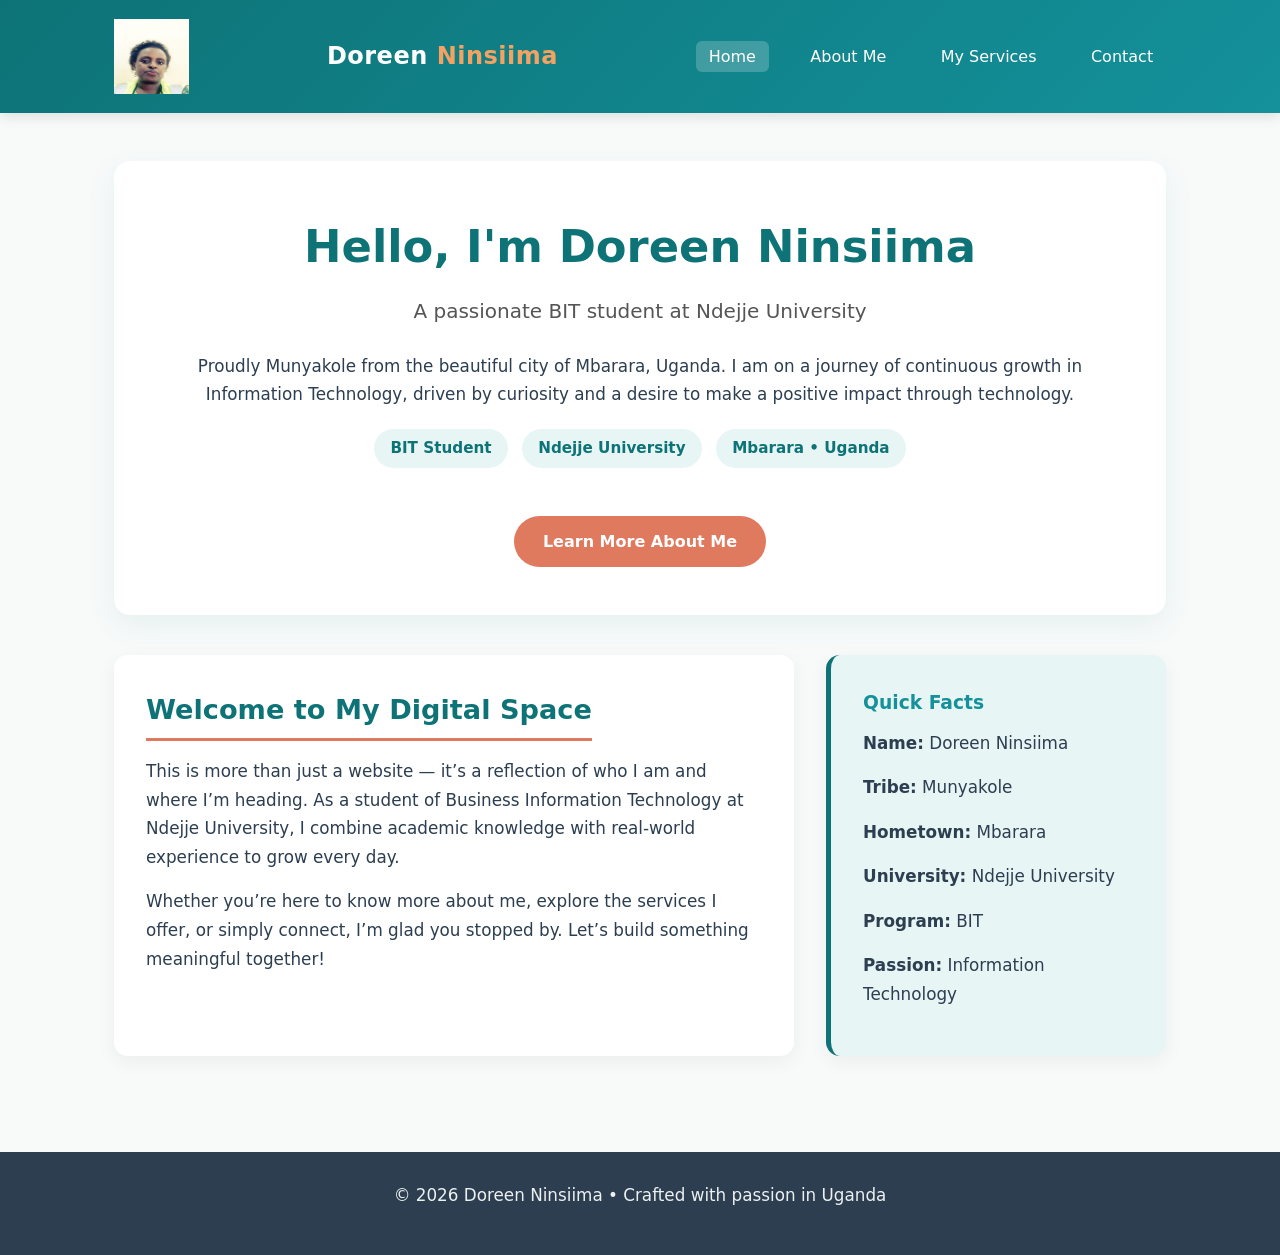
<file: index.html>
<!DOCTYPE html>
<html lang="en">
<head>
  <meta charset="UTF-8">
  <meta name="viewport" content="width=device-width, initial-scale=1.0">
  <title>Doreen Ninsiima | Home</title>
  <link rel="stylesheet" href="style.css">
</head>
<body>
  <header>
    <div class="container header-content">
	<img src="doreen.png" height=75px, width=75px alt="Ninsiima Doreen" class="profile-pic">
      <div class="logo">Doreen <span>Ninsiima</span></div>
      <nav>
        <ul>
          <li><a href="index.html" class="active">Home</a></li>
          <li><a href="about.html">About Me</a></li>
          <li><a href="services.html">My Services</a></li>
          <li><a href="contact.html">Contact</a></li>
        </ul>
      </nav>
    </div>
  </header>

  <main>
    <div class="container">
      <section class="hero">
        <h1>Hello, I'm Doreen Ninsiima</h1>
        <p class="subtitle">A passionate BIT student at Ndejje University</p>
        <p>
          Proudly Munyakole from the beautiful city of Mbarara, Uganda.  
          I am on a journey of continuous growth in Information Technology, 
          driven by curiosity and a desire to make a positive impact through technology.
        </p>
        <div>
          <span class="badge">BIT Student</span>
          <span class="badge">Ndejje University</span>
          <span class="badge">Mbarara • Uganda</span>
        </div>
        <br>
        <a href="about.html" class="btn">Learn More About Me</a>
      </section>

      <div class="content-grid">
        <article>
          <h2>Welcome to My Digital Space</h2>
          <p>
            This is more than just a website — it’s a reflection of who I am and 
            where I’m heading. As a student of Business Information Technology 
            at Ndejje University, I combine academic knowledge with real-world 
            experience to grow every day.
          </p>
          <p>
            Whether you’re here to know more about me, explore the services I offer, 
            or simply connect, I’m glad you stopped by. Let’s build something 
            meaningful together!
          </p>
        </article>

        <aside>
          <h3>Quick Facts</h3>
          <p><strong>Name:</strong> Doreen Ninsiima</p>
          <p><strong>Tribe:</strong> Munyakole</p>
          <p><strong>Hometown:</strong> Mbarara</p>
          <p><strong>University:</strong> Ndejje University</p>
          <p><strong>Program:</strong> BIT</p>
          <p><strong>Passion:</strong> Information Technology</p>
        </aside>
      </div>
    </div>
  </main>

  <footer>
    <div class="container">
      <p>&copy; 2026 Doreen Ninsiima • Crafted with passion in Uganda</p>
    </div>
  </footer>
</body>
</html>
</file>
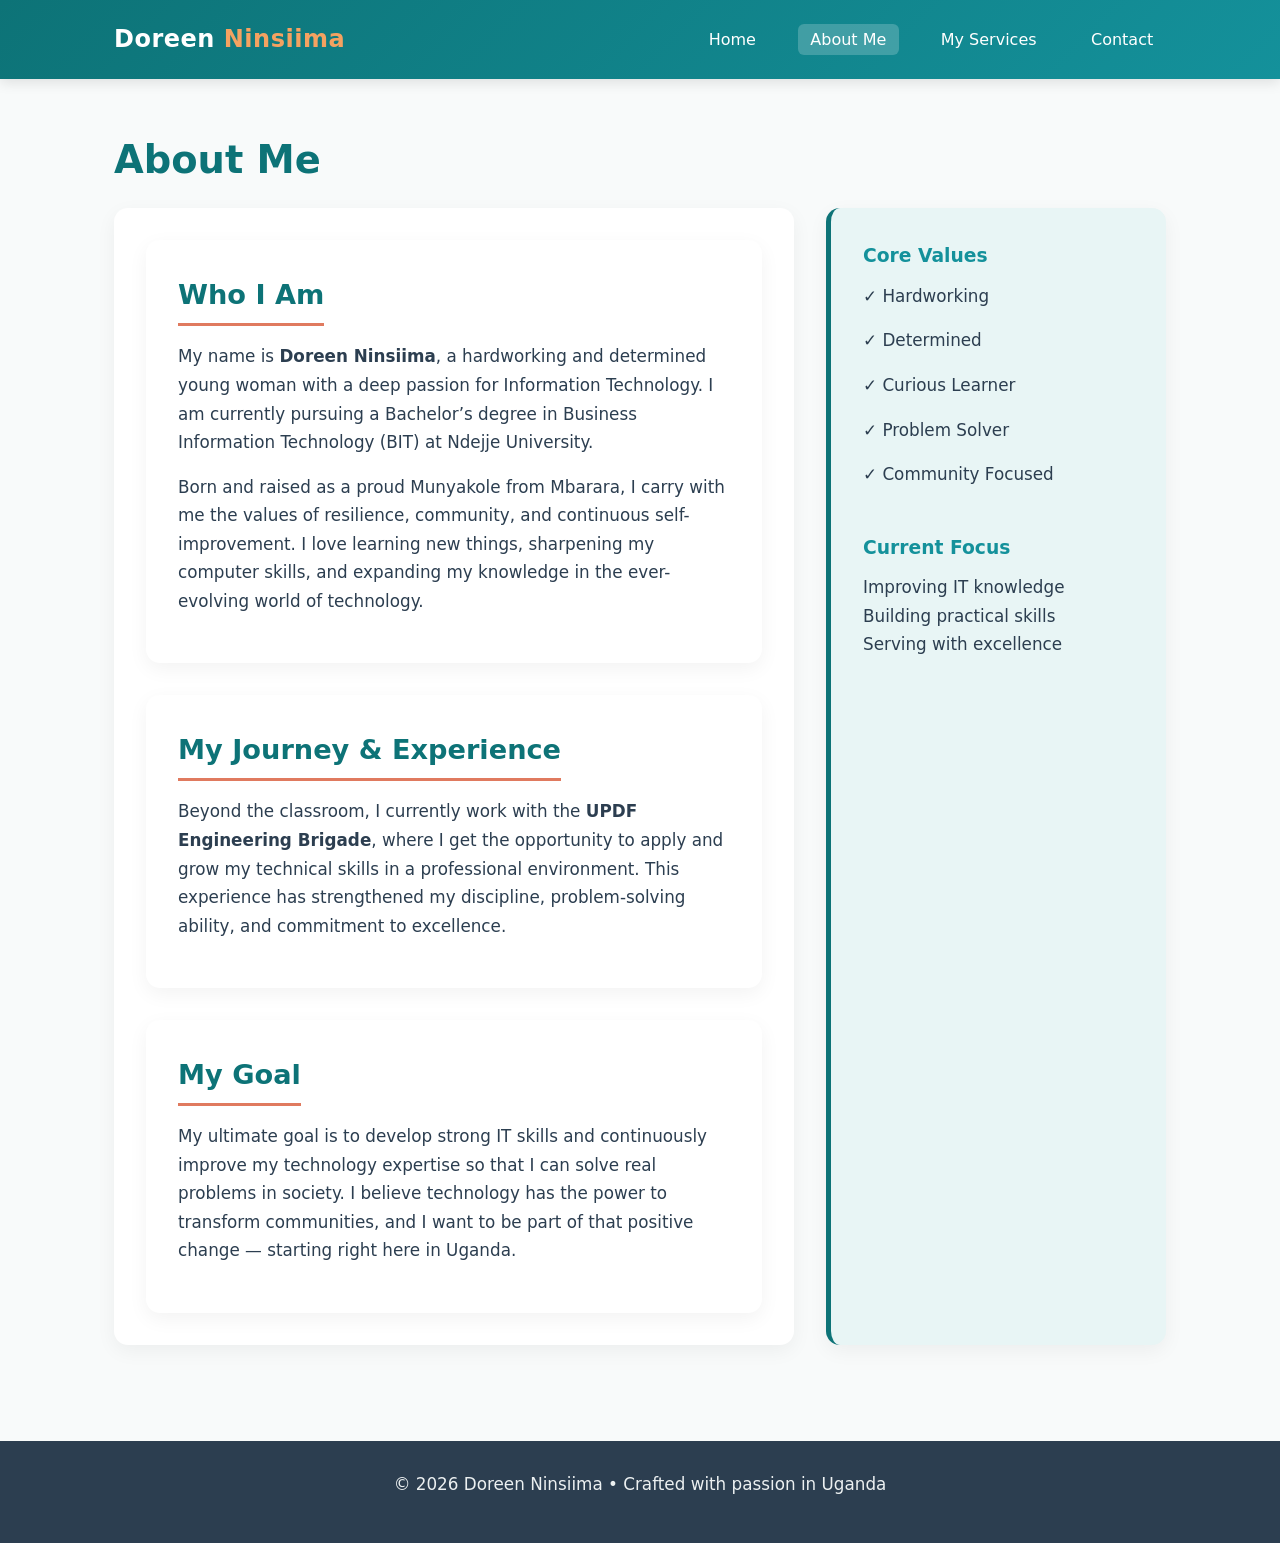
<file: about.html>
<!DOCTYPE html>
<html lang="en">
<head>
  <meta charset="UTF-8">
  <meta name="viewport" content="width=device-width, initial-scale=1.0">
  <title>About Me | Doreen Ninsiima</title>
  <link rel="stylesheet" href="style.css">
</head>
<body>
  <header>
    <div class="container header-content">
      <div class="logo">Doreen <span>Ninsiima</span></div>
      <nav>
        <ul>
          <li><a href="index.html">Home</a></li>
          <li><a href="about.html" class="active">About Me</a></li>
          <li><a href="services.html">My Services</a></li>
          <li><a href="contact.html">Contact</a></li>
        </ul>
      </nav>
    </div>
  </header>

  <main>
    <div class="container">
      <h1>About Me</h1>

      <div class="content-grid">
        <article>
          <section>
            <h2>Who I Am</h2>
            <p>
              My name is <strong>Doreen Ninsiima</strong>, a hardworking and determined 
              young woman with a deep passion for Information Technology. I am currently 
              pursuing a Bachelor’s degree in Business Information Technology (BIT) at 
              Ndejje University.
            </p>
            <p>
              Born and raised as a proud Munyakole from Mbarara, I carry with me the values 
              of resilience, community, and continuous self-improvement. I love learning 
              new things, sharpening my computer skills, and expanding my knowledge in 
              the ever-evolving world of technology.
            </p>
          </section>

          <section style="margin-top: 2rem;">
            <h2>My Journey & Experience</h2>
            <p>
              Beyond the classroom, I currently work with the <strong>UPDF Engineering Brigade</strong>, 
              where I get the opportunity to apply and grow my technical skills in a professional 
              environment. This experience has strengthened my discipline, problem-solving ability, 
              and commitment to excellence.
            </p>
          </section>

          <section style="margin-top: 2rem;">
            <h2>My Goal</h2>
            <p>
              My ultimate goal is to develop strong IT skills and continuously improve my 
              technology expertise so that I can solve real problems in society. I believe 
              technology has the power to transform communities, and I want to be part of 
              that positive change — starting right here in Uganda.
            </p>
          </section>
        </article>

        <aside>
          <h3>Core Values</h3>
          <p>✓ Hardworking</p>
          <p>✓ Determined</p>
          <p>✓ Curious Learner</p>
          <p>✓ Problem Solver</p>
          <p>✓ Community Focused</p>
          <br>
          <h3>Current Focus</h3>
          <p>Improving IT knowledge<br>
          Building practical skills<br>
          Serving with excellence</p>
        </aside>
      </div>
    </div>
  </main>

  <footer>
    <div class="container">
      <p>&copy; 2026 Doreen Ninsiima • Crafted with passion in Uganda</p>
    </div>
  </footer>
</body>
</html>
</file>
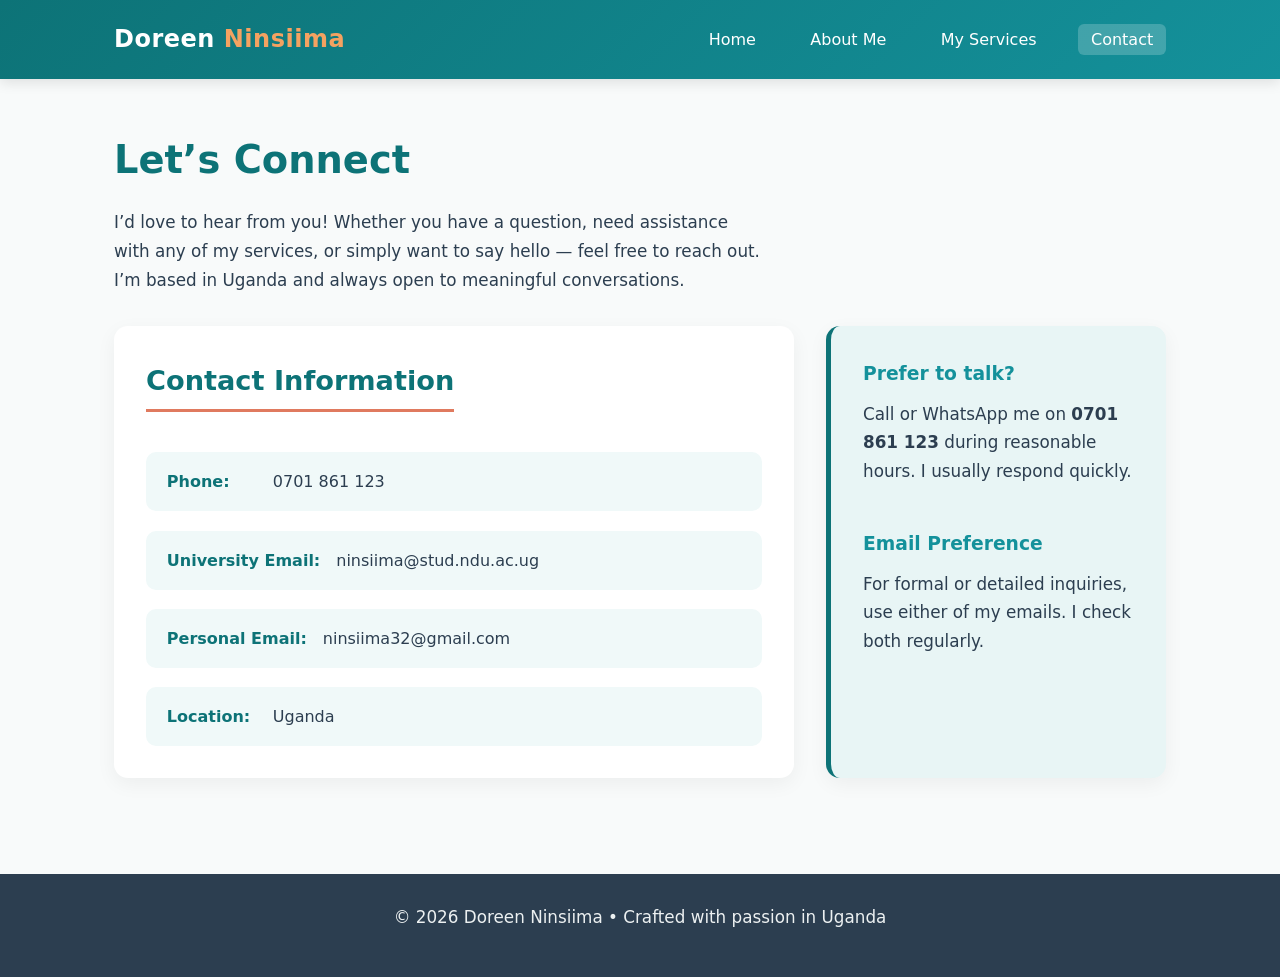
<file: contact.html>
<!DOCTYPE html>
<html lang="en">
<head>
  <meta charset="UTF-8">
  <meta name="viewport" content="width=device-width, initial-scale=1.0">
  <title>Contact | Doreen Ninsiima</title>
  <link rel="stylesheet" href="style.css">
</head>
<body>
  <header>
    <div class="container header-content">
      <div class="logo">Doreen <span>Ninsiima</span></div>
      <nav>
        <ul>
          <li><a href="index.html">Home</a></li>
          <li><a href="about.html">About Me</a></li>
          <li><a href="services.html">My Services</a></li>
          <li><a href="contact.html" class="active">Contact</a></li>
        </ul>
      </nav>
    </div>
  </header>

  <main>
    <div class="container">
      <h1>Let’s Connect</h1>
      <p style="max-width: 650px; margin-bottom: 2rem;">
        I’d love to hear from you! Whether you have a question, need assistance 
        with any of my services, or simply want to say hello — feel free to reach out. 
        I’m based in Uganda and always open to meaningful conversations.
      </p>

      <div class="content-grid">
        <article>
          <h2>Contact Information</h2>
          <div class="contact-info">
            <div class="contact-item">
              <strong>Phone:</strong>
              <span>0701 861 123</span>
            </div>
            <div class="contact-item">
              <strong>University Email:</strong>
              <span>ninsiima@stud.ndu.ac.ug</span>
            </div>
            <div class="contact-item">
              <strong>Personal Email:</strong>
              <span>ninsiima32@gmail.com</span>
            </div>
            <div class="contact-item">
              <strong>Location:</strong>
              <span>Uganda</span>
            </div>
          </div>
        </article>

        <aside>
          <h3>Prefer to talk?</h3>
          <p>
            Call or WhatsApp me on <strong>0701 861 123</strong> during reasonable hours. 
            I usually respond quickly.
          </p>
          <br>
          <h3>Email Preference</h3>
          <p>
            For formal or detailed inquiries, use either of my emails.  
            I check both regularly.
          </p>
        </aside>
      </div>
    </div>
  </main>

  <footer>
    <div class="container">
      <p>&copy; 2026 Doreen Ninsiima • Crafted with passion in Uganda</p>
    </div>
  </footer>
</body>
</html>
</file>
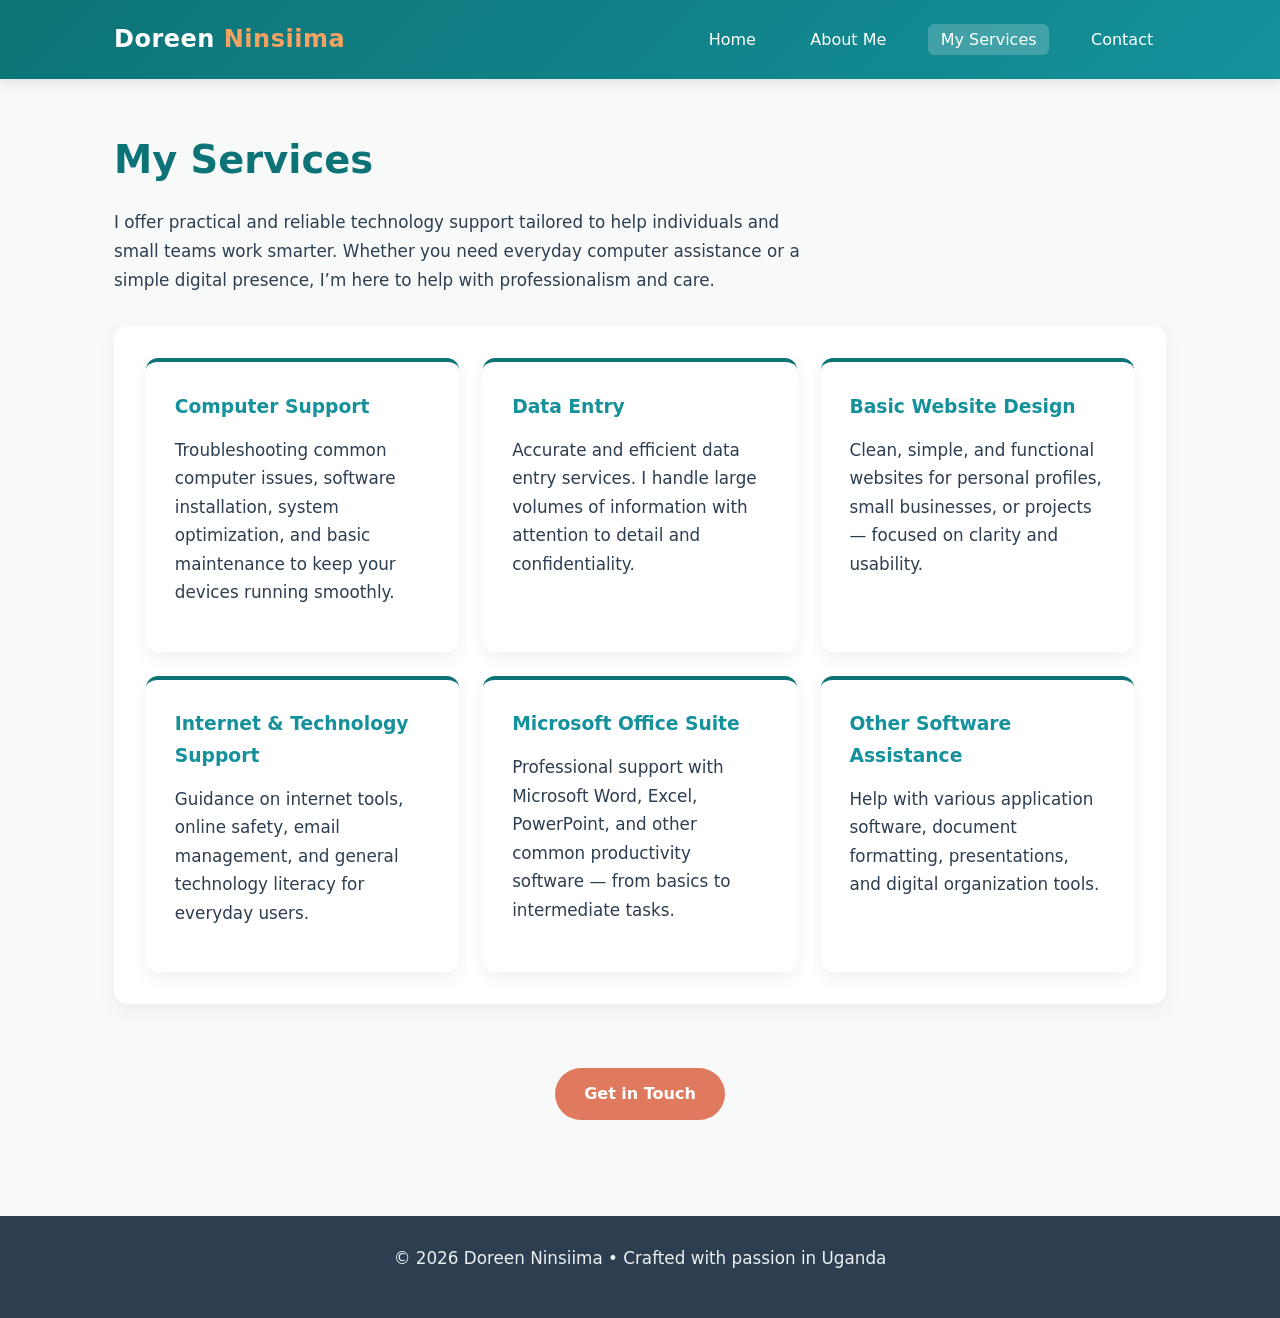
<file: services.html>
<!DOCTYPE html>
<html lang="en">
<head>
  <meta charset="UTF-8">
  <meta name="viewport" content="width=device-width, initial-scale=1.0">
  <title>My Services | Doreen Ninsiima</title>
  <link rel="stylesheet" href="style.css">
</head>
<body>
  <header>
    <div class="container header-content">
      <div class="logo">Doreen <span>Ninsiima</span></div>
      <nav>
        <ul>
          <li><a href="index.html">Home</a></li>
          <li><a href="about.html">About Me</a></li>
          <li><a href="services.html" class="active">My Services</a></li>
          <li><a href="contact.html">Contact</a></li>
        </ul>
      </nav>
    </div>
  </header>

  <main>
    <div class="container">
      <h1>My Services</h1>
      <p style="max-width: 700px; margin-bottom: 2rem;">
        I offer practical and reliable technology support tailored to help individuals 
        and small teams work smarter. Whether you need everyday computer assistance 
        or a simple digital presence, I’m here to help with professionalism and care.
      </p>

      <section class="services-grid">
        <article class="service-card">
          <h3>Computer Support</h3>
          <p>
            Troubleshooting common computer issues, software installation, 
            system optimization, and basic maintenance to keep your devices 
            running smoothly.
          </p>
        </article>

        <article class="service-card">
          <h3>Data Entry</h3>
          <p>
            Accurate and efficient data entry services. I handle large volumes 
            of information with attention to detail and confidentiality.
          </p>
        </article>

        <article class="service-card">
          <h3>Basic Website Design</h3>
          <p>
            Clean, simple, and functional websites for personal profiles, 
            small businesses, or projects — focused on clarity and usability.
          </p>
        </article>

        <article class="service-card">
          <h3>Internet & Technology Support</h3>
          <p>
            Guidance on internet tools, online safety, email management, 
            and general technology literacy for everyday users.
          </p>
        </article>

        <article class="service-card">
          <h3>Microsoft Office Suite</h3>
          <p>
            Professional support with Microsoft Word, Excel, PowerPoint, 
            and other common productivity software — from basics to intermediate tasks.
          </p>
        </article>

        <article class="service-card">
          <h3>Other Software Assistance</h3>
          <p>
            Help with various application software, document formatting, 
            presentations, and digital organization tools.
          </p>
        </article>
      </section>

      <div style="text-align: center; margin-top: 3rem;">
        <a href="contact.html" class="btn">Get in Touch</a>
      </div>
    </div>
  </main>

  <footer>
    <div class="container">
      <p>&copy; 2026 Doreen Ninsiima • Crafted with passion in Uganda</p>
    </div>
  </footer>
</body>
</html>
</file>
<file: style.css>
/* ===== GLOBAL STYLES ===== */
* {
  margin: 0;
  padding: 0;
  box-sizing: border-box;
}

body {
  font-family: 'Segoe UI', system-ui, -apple-system, sans-serif;
  line-height: 1.7;
  color: #2c3e50;
  background-color: #f8fafa;
  min-height: 100vh;
  display: flex;
  flex-direction: column;
}

/* ===== HEADER & NAVIGATION ===== */
header {
  background: linear-gradient(135deg, #0d7377, #14919b);
  color: white;
  padding: 1.2rem 0;
  box-shadow: 0 4px 12px rgba(0, 0, 0, 0.1);
  position: sticky;
  top: 0;
  z-index: 100;
}

.container {
  max-width: 1100px;
  margin: 0 auto;
  padding: 0 1.5rem;
}

.header-content {
  display: flex;
  justify-content: space-between;
  align-items: center;
  flex-wrap: wrap;
  gap: 1rem;
}

.logo {
  font-size: 1.5rem;
  font-weight: 700;
  letter-spacing: 0.5px;
}

.logo span {
  color: #f4a261;
}

nav ul {
  display: flex;
  list-style: none;
  gap: 1.8rem;
  flex-wrap: wrap;
}

nav a {
  color: white;
  text-decoration: none;
  font-weight: 500;
  padding: 0.4rem 0.8rem;
  border-radius: 6px;
  transition: all 0.3s ease;
}

nav a:hover,
nav a.active {
  background-color: rgba(255, 255, 255, 0.2);
  transform: translateY(-2px);
}

/* ===== MAIN CONTENT ===== */
main {
  flex: 1;
  padding: 3rem 0;
}

h1 {
  font-size: 2.4rem;
  color: #0d7377;
  margin-bottom: 1rem;
}

h2 {
  font-size: 1.7rem;
  color: #0d7377;
  margin-bottom: 1rem;
  border-bottom: 3px solid #e07a5f;
  display: inline-block;
  padding-bottom: 0.3rem;
}

h3 {
  color: #14919b;
  margin-bottom: 0.6rem;
}

p {
  margin-bottom: 1rem;
  font-size: 1.05rem;
}

/* ===== HERO / HOME ===== */
.hero {
  background: white;
  border-radius: 16px;
  padding: 3rem;
  box-shadow: 0 10px 30px rgba(13, 115, 119, 0.08);
  text-align: center;
  margin-bottom: 2.5rem;
}

.hero h1 {
  font-size: 2.8rem;
  margin-bottom: 0.5rem;
}

.hero .subtitle {
  font-size: 1.25rem;
  color: #555;
  margin-bottom: 1.5rem;
}

.badge {
  display: inline-block;
  background: #e8f5f5;
  color: #0d7377;
  padding: 0.4rem 1rem;
  border-radius: 50px;
  font-size: 0.95rem;
  font-weight: 600;
  margin: 0.3rem;
}

/* ===== LAYOUT WITH ASIDE ===== */
.content-grid {
  display: grid;
  grid-template-columns: 2fr 1fr;
  gap: 2rem;
}

@media (max-width: 800px) {
  .content-grid {
    grid-template-columns: 1fr;
  }
}

article, section, aside {
  background: white;
  border-radius: 14px;
  padding: 2rem;
  box-shadow: 0 6px 20px rgba(0, 0, 0, 0.05);
}

aside {
  background: #e8f5f5;
  border-left: 5px solid #0d7377;
}

/* ===== SERVICES ===== */
.services-grid {
  display: grid;
  grid-template-columns: repeat(auto-fit, minmax(260px, 1fr));
  gap: 1.5rem;
  margin-top: 1.5rem;
}

.service-card {
  background: white;
  border-radius: 12px;
  padding: 1.8rem;
  box-shadow: 0 6px 18px rgba(0, 0, 0, 0.06);
  transition: all 0.3s ease;
  border-top: 4px solid #0d7377;
}

.service-card:hover {
  transform: translateY(-8px);
  box-shadow: 0 12px 28px rgba(13, 115, 119, 0.15);
  border-top-color: #e07a5f;
}

.service-card h3 {
  margin-bottom: 0.8rem;
}

/* ===== CONTACT ===== */
.contact-info {
  display: grid;
  gap: 1.2rem;
  margin-top: 1.5rem;
}

.contact-item {
  display: flex;
  align-items: center;
  gap: 1rem;
  background: #f0f9f9;
  padding: 1rem 1.3rem;
  border-radius: 10px;
  transition: background 0.3s;
}

.contact-item:hover {
  background: #e0f2f2;
}

.contact-item strong {
  min-width: 90px;
  color: #0d7377;
}

/* ===== FOOTER ===== */
footer {
  background: #2c3e50;
  color: #ecf0f1;
  text-align: center;
  padding: 1.8rem 0;
  margin-top: 3rem;
  font-size: 0.95rem;
}

footer a {
  color: #f4a261;
  text-decoration: none;
}

footer a:hover {
  text-decoration: underline;
}

/* ===== BUTTON ===== */
.btn {
  display: inline-block;
  background: #e07a5f;
  color: white;
  padding: 0.75rem 1.8rem;
  border-radius: 50px;
  text-decoration: none;
  font-weight: 600;
  transition: all 0.3s ease;
  margin-top: 1rem;
}

.btn:hover {
  background: #d46a4d;
  transform: translateY(-3px);
  box-shadow: 0 6px 15px rgba(224, 122, 95, 0.4);
}
</file>
